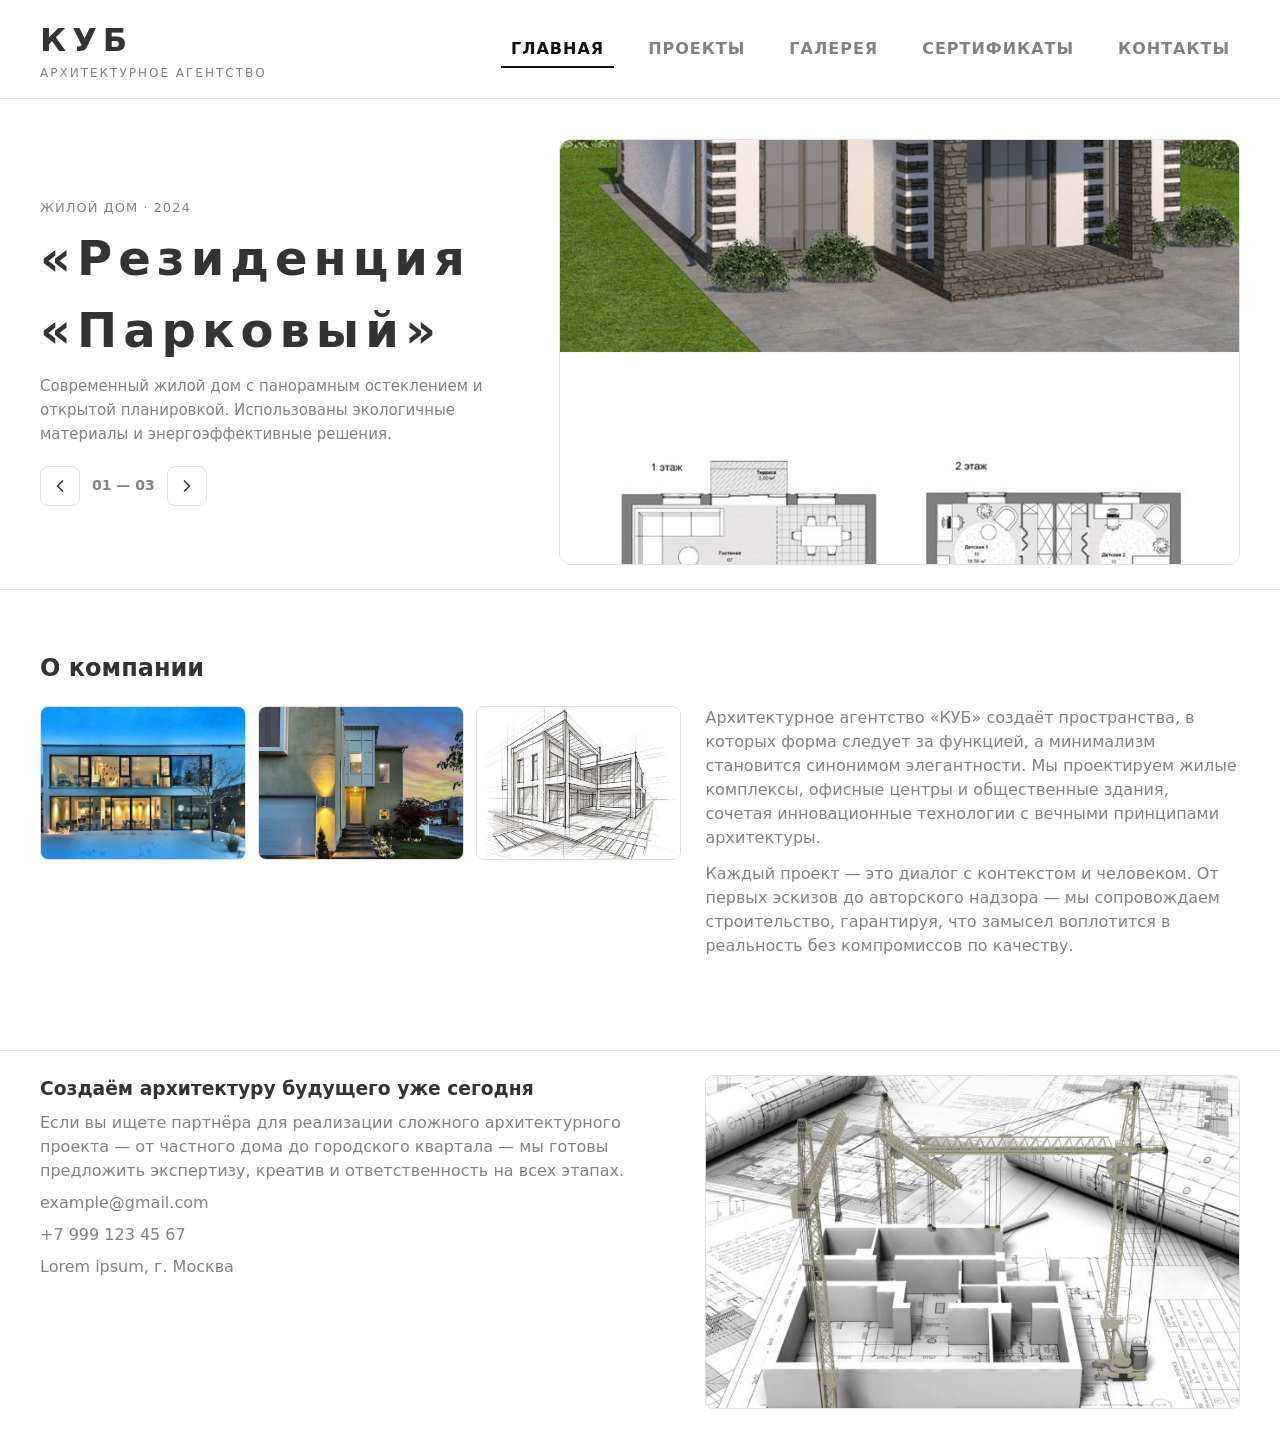
<file: index.html>
<!DOCTYPE html>
<html lang="ru">
<head>
  <meta charset="UTF-8" />
  <meta name="viewport" content="width=device-width, initial-scale=1.0" />
  <title>КУБ - Архитектурное агентство</title>
  <link rel="stylesheet" href="styles/main.css" />
</head>
<body>
  <header class="header">
    <div class="container">
      <div class="header__content">
        <div class="logo">
          <h1>КУБ</h1>
          <p class="logo__subtitle">Архитектурное агентство</p>
        </div>
        <nav class="navigation">
          <ul class="nav-list">
            <li><a href="index.html" class="nav-link nav-link--active">ГЛАВНАЯ</a></li>
            <li><a href="projects.html" class="nav-link">ПРОЕКТЫ</a></li>
            <li><a href="gallery.html" class="nav-link">ГАЛЕРЕЯ</a></li>
            <li><a href="certificates.html" class="nav-link">СЕРТИФИКАТЫ</a></li>
            <li><a href="contacts.html" class="nav-link">КОНТАКТЫ</a></li>
          </ul>
        </nav>
      </div>
    </div>
  </header>

  <main>
    <!-- Единый слайдер проектов -->
    <section class="hero-slider">
      <div class="container">
        <div class="hero-slider__content">
          <div class="hero-slider__text">
            <p class="hero-slider__label" id="sliderLabel">Жилой дом · 2024</p>
            <h2 class="hero-slider__title" id="sliderTitle">Проект 1</h2>
            <p class="hero-slider__desc" id="sliderDesc">Lorem ipsum dolor sit amet, consectetur adipiscing elit. Aliquam blandit lorem lacinia elit pretium.</p>
            <div class="hero-slider__nav">
              <button class="hero-slider__btn" id="sliderPrev" aria-label="Предыдущий проект">
                <svg width="20" height="20" viewBox="0 0 24 24" fill="none"><path d="M15 6l-6 6 6 6" stroke="currentColor" stroke-width="2" stroke-linecap="round" stroke-linejoin="round"/></svg>
              </button>
              <span class="hero-slider__counter">
                <span id="sliderCurrent">01</span> — <span id="sliderTotal">03</span>
              </span>
              <button class="hero-slider__btn" id="sliderNext" aria-label="Следующий проект">
                <svg width="20" height="20" viewBox="0 0 24 24" fill="none"><path d="M9 18l6-6-6-6" stroke="currentColor" stroke-width="2" stroke-linecap="round" stroke-linejoin="round"/></svg>
              </button>
            </div>
          </div>
          <a class="hero-slider__image" id="sliderLink" href="project-1.html">
            <img id="sliderImg" src="assets/images/project1.jpg" alt="Проект 1" />
            <span class="hero-slider__hint">
              <svg width="20" height="20" viewBox="0 0 24 24" fill="none"><path d="M7 17L17 7M17 7H7M17 7v10" stroke="currentColor" stroke-width="2" stroke-linecap="round" stroke-linejoin="round"/></svg>
            </span>
          </a>
        </div>
      </div>
    </section>

    <!-- О нас -->
    <section class="about">
      <div class="container">
        <h2 class="about__title">О компании</h2>
        <div class="about__content">
          <div class="about__images">
            <img src="assets/images/about1.jpg" alt="Интерьер — архитектура" />
            <img src="assets/images/about2.jpg" alt="Фасад здания" />
            <img src="assets/images/about3.jpg" alt="Строительство и дизайн" />
          </div>
          <div class="about__text">
              <p>Архитектурное агентство «КУБ» создаёт пространства, в которых форма следует за функцией, а минимализм становится синонимом элегантности. Мы проектируем жилые комплексы, офисные центры и общественные здания, сочетая инновационные технологии с вечными принципами архитектуры.</p>
              <p>Каждый проект — это диалог с контекстом и человеком. От первых эскизов до авторского надзора — мы сопровождаем строительство, гарантируя, что замысел воплотится в реальность без компромиссов по качеству.</p>
            </a>
          </div>
        </div>
      </div>
    </section>
  </main>

  <footer class="footer">
    <div class="container">
      <div class="footer__content">
        <div class="footer__contact">
          <h3>Создаём архитектуру будущего уже сегодня</h3>
          <p>Если вы ищете партнёра для реализации сложного архитектурного проекта — от частного дома до городского квартала — мы готовы предложить экспертизу, креатив и ответственность на всех этапах.</p>
          <div class="contact-info">
            <p>example@gmail.com</p>
            <p>+7 999 123 45 67</p>
            <p>Lorem ipsum, г. Москва</p>
          </div>
        </div>
        <div class="footer__images">
          <img src="assets/images/footer.jpg" alt="Городская архитектура ночью" />
        </div>
      </div>
    </div>
  </footer>

  <script>
    (function () {
      var slides = [
        { src: 'assets/images/project1.jpg', alt: 'Проект 1', label: 'Жилой дом · 2024',    title: '«Резиденция «Парковый»', desc: 'Современный жилой дом с панорамным остеклением и открытой планировкой. Использованы экологичные материалы и энергоэффективные решения.', link: 'project-1.html' },
        { src: 'assets/images/project2.jpg', alt: 'Проект 2', label: 'Офисное здание · 2023', title: '«Бизнес-центр «Вертикаль»', desc: 'Энергоэффективное офисное здание с вертикальным озеленением и модульными планировками для гибких команд.', link: 'project-2.html' },
        { src: 'assets/images/project3.jpg', alt: 'Проект 3', label: 'Дом в разработке · 2022', title: '«Дом «Лесной квартал»', desc: 'Индивидуальный жилой дом на стадии строительства. Проект включает энергоэффективную оболочку, удобную планировку и использование натуральных материалов.', link: 'project-3.html' }
      ];

      var img     = document.getElementById('sliderImg');
      var link    = document.getElementById('sliderLink');
      var label   = document.getElementById('sliderLabel');
      var title   = document.getElementById('sliderTitle');
      var desc    = document.getElementById('sliderDesc');
      var cur     = document.getElementById('sliderCurrent');
      var tot     = document.getElementById('sliderTotal');
      var prevBtn = document.getElementById('sliderPrev');
      var nextBtn = document.getElementById('sliderNext');

      if (!img || !link || !label || !title || !desc || !cur || !tot || !prevBtn || !nextBtn) return;

      var pad2 = function (n) { return String(n).padStart(2, '0'); };
      var idx  = 0;
      tot.textContent = pad2(slides.length);

      function render() {
        var s = slides[idx];
        img.src  = s.src;
        img.alt  = s.alt;
        link.href = s.link;
        label.textContent = s.label;
        title.textContent = s.title;
        desc.textContent  = s.desc;
        cur.textContent   = pad2(idx + 1);
      }

      prevBtn.addEventListener('click', function (e) {
        e.preventDefault();
        e.stopPropagation();
        idx = (idx - 1 + slides.length) % slides.length;
        render();
      });

      nextBtn.addEventListener('click', function (e) {
        e.preventDefault();
        e.stopPropagation();
        idx = (idx + 1) % slides.length;
        render();
      });

      render();
    })();
  </script>
</body>
</html>
</file>
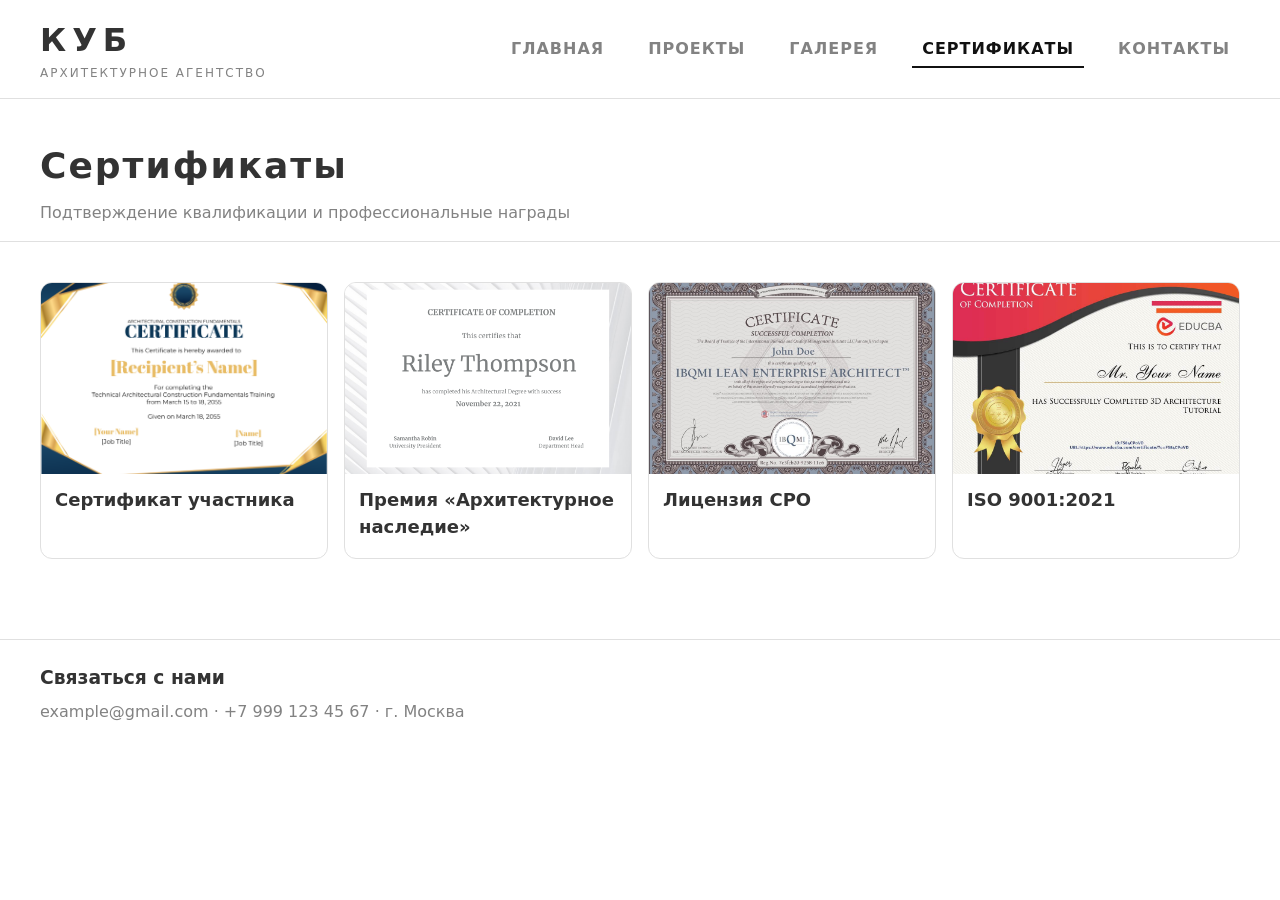
<file: certificates.html>
<!DOCTYPE html>
<html lang="ru">
<head>
  <meta charset="UTF-8" />
  <meta name="viewport" content="width=device-width, initial-scale=1.0" />
  <title>Сертификаты — КУБ</title>
  <link rel="stylesheet" href="styles/main.css" />
</head>
<body>
  <header class="header">
    <div class="container">
      <div class="header__content">
        <div class="logo">
          <h1>КУБ</h1>
          <p class="logo__subtitle">Архитектурное агентство</p>
        </div>
        <nav class="navigation">
          <ul class="nav-list">
            <li><a href="index.html" class="nav-link">ГЛАВНАЯ</a></li>
            <li><a href="projects.html" class="nav-link">ПРОЕКТЫ</a></li>
            <li><a href="gallery.html" class="nav-link">ГАЛЕРЕЯ</a></li>
            <li><a href="certificates.html" class="nav-link nav-link--active">СЕРТИФИКАТЫ</a></li>
            <li><a href="contacts.html" class="nav-link">КОНТАКТЫ</a></li>
          </ul>
        </nav>
      </div>
    </div>
  </header>

  <main>
    <section class="page-header">
      <div class="container">
        <h2 class="page-title">Сертификаты</h2>
        <p class="page-subtitle">Подтверждение квалификации и профессиональные награды</p>
      </div>
    </section>

    <section class="grid">
      <div class="container">
        <div class="cards cards--grid-4">
          <div class="card card--doc">
<img src="assets/images/certificate1.png" alt="Сертификат 1" loading="lazy" />
            <div class="card__body"><h3>Сертификат участника</h3></div>
          </div>
          <div class="card card--doc">
<img src="assets/images/certificate2.png" alt="Сертификат 2" loading="lazy" />
            <div class="card__body"><h3>Премия «Архитектурное наследие»</h3></div>
          </div>
          <div class="card card--doc">
<img src="assets/images/certificate3.jpg" alt="Сертификат 3" loading="lazy" />
            <div class="card__body"><h3>Лицензия СРО</h3></div>
          </div>
          <div class="card card--doc">
<img src="assets/images/certificate4.jpg" alt="Сертификат 4" loading="lazy" />
            <div class="card__body"><h3>ISO 9001:2021</h3></div>
          </div>
        </div>
      </div>
    </section>
  </main>

  <footer class="footer">
    <div class="container">
      <div class="footer__content">
        <div class="footer__contact">
          <h3>Связаться с нами</h3>
          <p>example@gmail.com · +7 999 123 45 67 · г. Москва</p>
        </div>
      </div>
    </div>
  </footer>
</body>
</html>
</file>
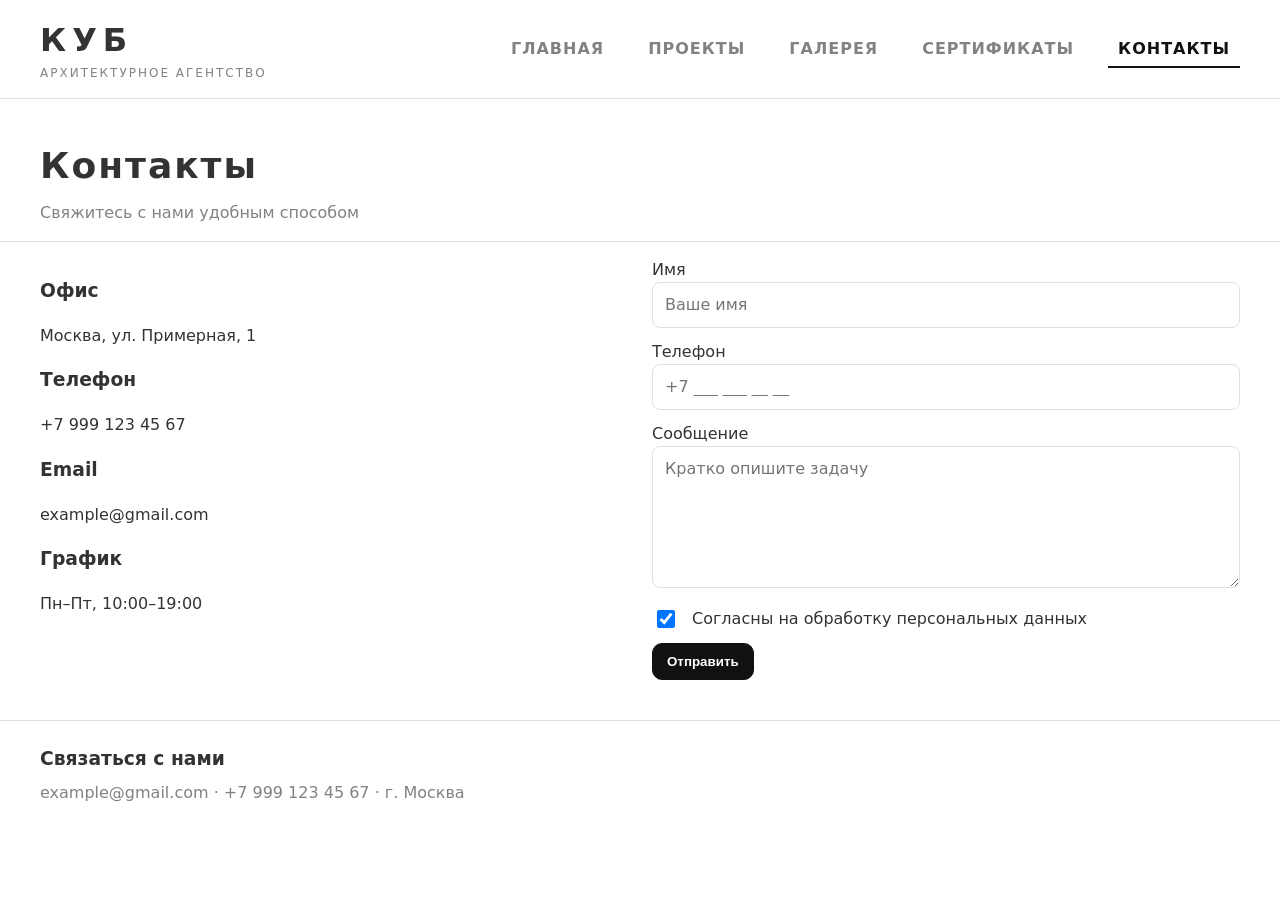
<file: contacts.html>
<!DOCTYPE html>
<html lang="ru">
<head>
  <meta charset="UTF-8" />
  <meta name="viewport" content="width=device-width, initial-scale=1.0" />
  <title>Контакты — КУБ</title>
  <link rel="stylesheet" href="styles/main.css" />
  
</head>
<body>
  <header class="header">
    <div class="container">
      <div class="header__content">
        <div class="logo">
          <h1>КУБ</h1>
          <p class="logo__subtitle">Архитектурное агентство</p>
        </div>
        <nav class="navigation">
          <ul class="nav-list">
            <li><a href="index.html" class="nav-link">ГЛАВНАЯ</a></li>
            <li><a href="projects.html" class="nav-link">ПРОЕКТЫ</a></li>
            <li><a href="gallery.html" class="nav-link">ГАЛЕРЕЯ</a></li>
            <li><a href="certificates.html" class="nav-link">СЕРТИФИКАТЫ</a></li>
            <li><a href="contacts.html" class="nav-link nav-link--active">КОНТАКТЫ</a></li>
          </ul>
        </nav>
      </div>
    </div>
  </header>

  <main>
    <section class="page-header">
      <div class="container">
        <h2 class="page-title">Контакты</h2>
        <p class="page-subtitle">Свяжитесь с нами удобным способом</p>
      </div>
    </section>

    <section class="contacts">
      <div class="container contacts__grid">
        <div class="contacts__info">
          <h3>Офис</h3>
          <p>Москва, ул. Примерная, 1</p>
          <h3>Телефон</h3>
          <p><a href="tel:+79991234567">+7 999 123 45 67</a></p>
          <h3>Email</h3>
          <p><a href="mailto:example@gmail.com">example@gmail.com</a></p>
          <h3>График</h3>
          <p>Пн–Пт, 10:00–19:00</p>
        </div>
        <div class="contacts__form">
          <form class="form">
            <label>
              Имя
              <input type="text" name="name" placeholder="Ваше имя" required />
            </label>
            <label>
              Телефон
              <input type="tel" name="phone" placeholder="+7 ___ ___ __ __" required />
            </label>
            <label>
              Сообщение
              <textarea name="message" rows="5" placeholder="Кратко опишите задачу" required></textarea>
            </label>
            <div class="row">
              <input type="checkbox" name="rule" id="rule" checked required />
              <label for="rule">Согласны на обработку персональных данных</label>
            </div>
            <button class="btn" type="submit">Отправить</button>
          </form>
        </div>
      </div>
    </section>
  </main>

  <footer class="footer">
    <div class="container">
      <div class="footer__content">
        <div class="footer__contact">
          <h3>Связаться с нами</h3>
          <p>example@gmail.com · +7 999 123 45 67 · г. Москва</p>
        </div>
      </div>
    </div>
  </footer>
  <script>
document.addEventListener('DOMContentLoaded', function() {
    // Находим форму и элементы (используем универсальные селекторы, так как в HTML нет явных id/class)
    const form = document.querySelector('form');
    const phoneInput = form ? form.querySelector('input[type="tel"], input[name*="phone" i], input[placeholder*="Телефон" i]') : null;
    const submitBtn = form ? form.querySelector('button[type="submit"], input[type="submit"]') : null;

    if (!form || !submitBtn) return;

    let isSubmitting = false; // Флаг для защиты от повторной отправки

    form.addEventListener('submit', function(event) {
        // 1. ВАЛИДАЦИЯ НОМЕРА ТЕЛЕФОНА (Российский регион)
        if (phoneInput) {
            const phoneValue = phoneInput.value.trim();
            // Регулярное выражение: +7, 7 или 8, затем 10 цифр (допускаются пробелы, скобки, дефисы)
            const ruPhoneRegex = /^(\+7|7|8)[\s\-]?\(?\d{3}\)?[\s\-]?\d{3}[\s\-]?\d{2}[\s\-]?\d{2}$/;
            
            if (!ruPhoneRegex.test(phoneValue)) {
                event.preventDefault();
                alert('Пожалуйста, введите корректный номер телефона в российском формате (например, +7 999 123 45 67).');
                phoneInput.focus();
                return; // Прерываем выполнение, форма не отправится
            }
        }

        // 2. ЗАЩИТА ОТ ПОВТОРНОЙ ОТПРАВКИ 
        if (isSubmitting) {
            event.preventDefault();
            return; // Игнорируем все последующие клики
        }

        // Активируем защиту: блокируем флаг и кнопку
        isSubmitting = true;
        submitBtn.disabled = true;
        const originalBtnText = submitBtn.textContent || submitBtn.value;
        submitBtn.textContent = 'Отправка...'; // Визуальная обратная связь

        // Предотвращаем стандартную перезагрузку страницы для управления запросом через JS
        event.preventDefault();
        const formData = new FormData(form);

        const urlEncoded = new URLSearchParams(formData).toString();

        // Выполняем POST-запрос
        fetch('https://express-vercel-rho-three.vercel.app/', {
            method: 'POST',
            body: urlEncoded,
            headers: {
          'Content-type': 'application/x-www-form-urlencoded'
          // Content-type header should only be set if data is url-encoded! A FormData object will set the header as multipart/form-data automatically (and setting it manually may lead to an error)
        }
        })
        .then(response => {
            if (response.ok) {
                alert('Сообщение успешно отправлено!');
                form.reset(); // Очищаем форму после успешной отправки
                isSubmitting = false;
                submitBtn.disabled = false;
                submitBtn.textContent = originalBtnText;
            } else {
                throw new Error('Ошибка сервера');
            }
        })
        .catch(error => {
            console.error('Ошибка отправки:', error);
            alert('Произошла ошибка при отправке. Попробуйте позже.');
            
            // Разблокируем кнопку в случае ошибки, чтобы пользователь мог повторить попытку
            isSubmitting = false;
            submitBtn.disabled = false;
            submitBtn.textContent = originalBtnText;
        });
    });
});
  </script>
</body>
</html>
</file>
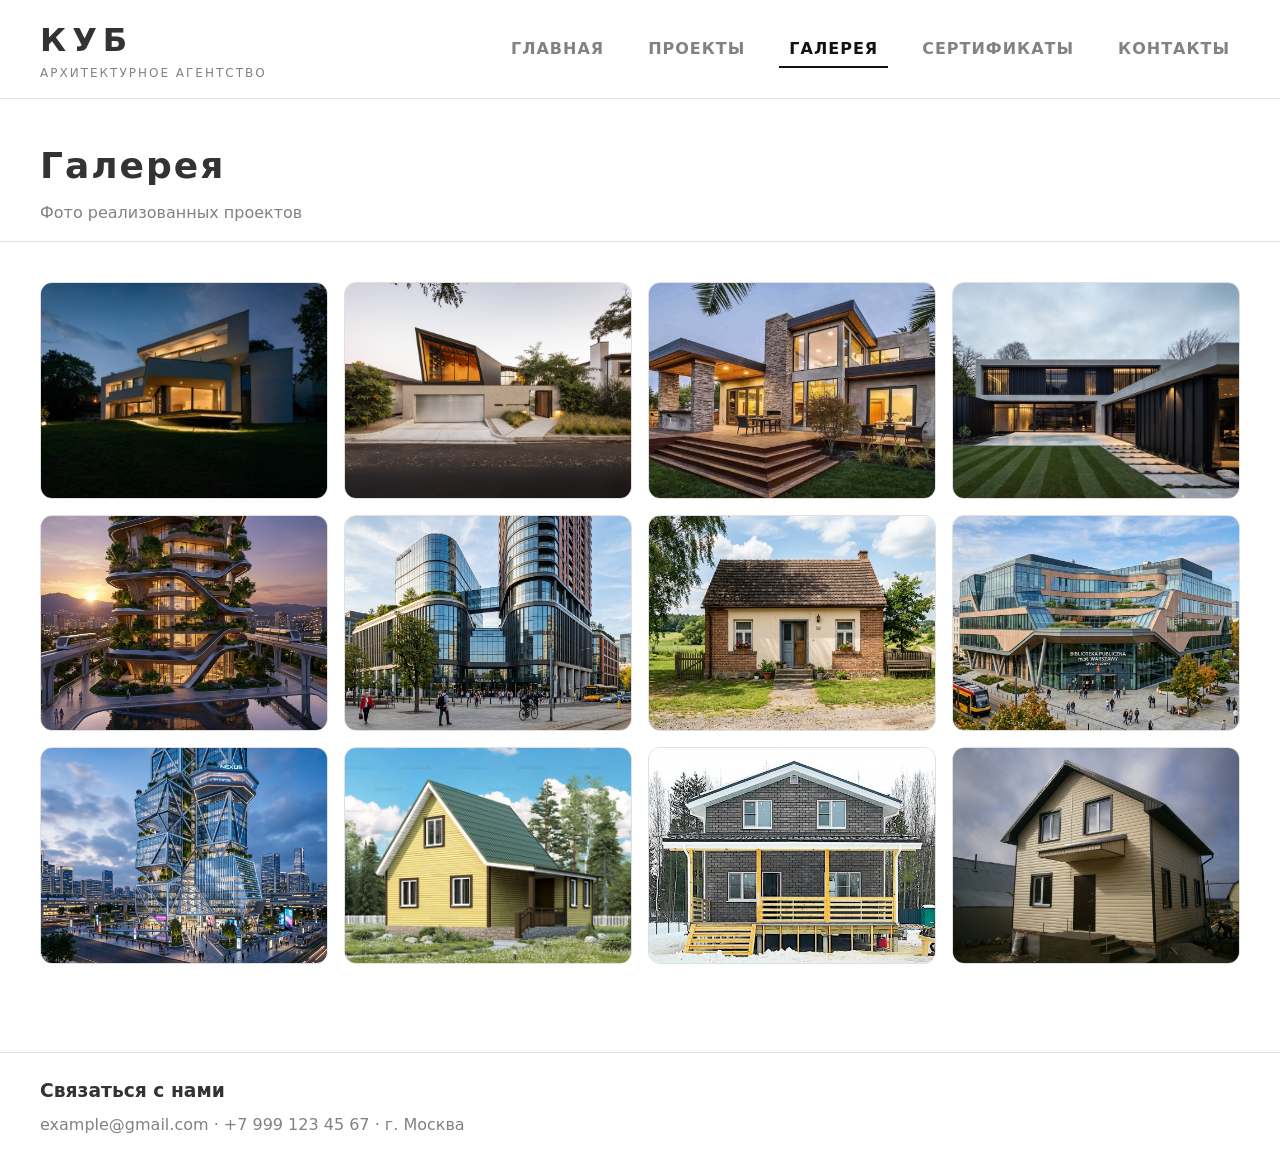
<file: gallery.html>
<!DOCTYPE html>
<html lang="ru">
<head>
    <meta charset="UTF-8">
    <meta name="viewport" content="width=device-width, initial-scale=1.0">
    <title>Галерея — КУБ</title>
    <link rel="stylesheet" href="styles/main.css">
</head>
<body>
    <header class="header">
        <div class="container header__content">
            <div class="logo">
                <h1>КУБ</h1>
                <p class="logo__subtitle">Архитектурное агентство</p>
            </div>
            <nav>
                <ul class="nav-list">
                    <li><a href="index.html" class="nav-link">ГЛАВНАЯ</a></li>
                    <li><a href="projects.html" class="nav-link">ПРОЕКТЫ</a></li>
                    <li><a href="gallery.html" class="nav-link nav-link--active">ГАЛЕРЕЯ</a></li>
                    <li><a href="certificates.html" class="nav-link">СЕРТИФИКАТЫ</a></li>
                    <li><a href="contacts.html" class="nav-link">КОНТАКТЫ</a></li>
                </ul>
            </nav>
        </div>
    </header>

    <main>
        <section class="page-header">
            <div class="container">
                <h1 class="page-title">Галерея</h1>
                <p class="page-subtitle">Фото реализованных проектов</p>
            </div>
        </section>

        <section class="gallery">
            <div class="container">
                <div class="gallery-grid">
                    <div class="gallery-item"><img src="assets/images/gallery1.jpg" alt="Проект 1"></div>
                    <div class="gallery-item"><img src="assets/images/gallery2.jpg" alt="Проект 2"></div>
                    <div class="gallery-item"><img src="assets/images/gallery3.jpg" alt="Проект 3"></div>
                    <div class="gallery-item"><img src="assets/images/gallery4.jpg" alt="Проект 4"></div>
                    <div class="gallery-item"><img src="assets/images/gallery5.png" alt="Проект 5"></div>
                    <div class="gallery-item"><img src="assets/images/gallery6.png" alt="Проект 6"></div>
                    <div class="gallery-item"><img src="assets/images/gallery7.png" alt="Проект 7"></div>
                    <div class="gallery-item"><img src="assets/images/gallery8.png" alt="Проект 8"></div>
                    <div class="gallery-item"><img src="assets/images/gallery9.png" alt="Проект 9"></div>
                    <div class="gallery-item"><img src="assets/images/gallery10.jpg" alt="Проект 10"></div>
                    <div class="gallery-item"><img src="assets/images/gallery11.jpg" alt="Проект 11"></div>
                    <div class="gallery-item"><img src="assets/images/gallery12.jpg" alt="Проект 12"></div>
                </div>
            </div>
        </section>
    </main>

    <footer class="footer">
        <div class="container footer__content">
            <div class="footer__contact">
                <h3>Связаться с нами</h3>
                <p>example@gmail.com · +7 999 123 45 67 · г. Москва</p>
            </div>
        </div>
    </footer>
</body>
</html>
</file>
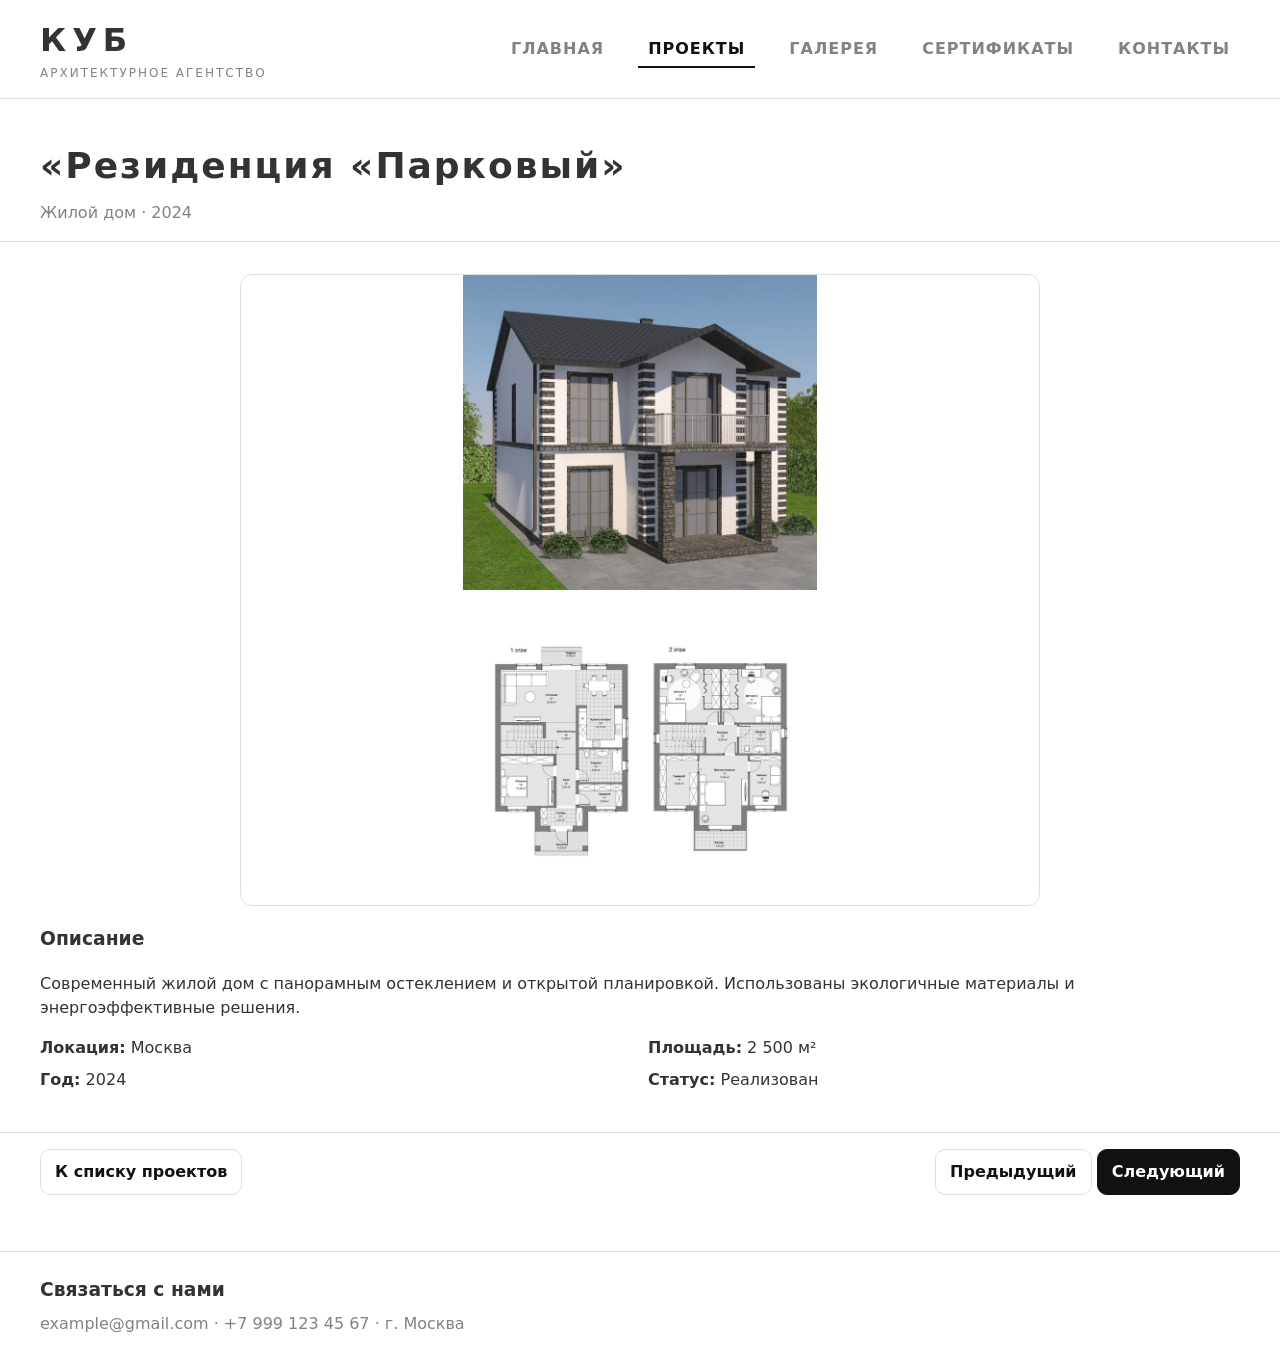
<file: project-1.html>
<!DOCTYPE html>
<html lang="ru">
<head>
  <meta charset="UTF-8" />
  <meta name="viewport" content="width=device-width, initial-scale=1.0" />
  <title>Проект 1 — КУБ</title>
  <link rel="stylesheet" href="styles/main.css" />
</head>
<body>
  <header class="header">
    <div class="container">
      <div class="header__content">
        <div class="logo">
          <h1>КУБ</h1>
          <p class="logo__subtitle">Архитектурное агентство</p>
        </div>
        <nav class="navigation">
          <ul class="nav-list">
            <li><a href="index.html" class="nav-link">ГЛАВНАЯ</a></li>
            <li><a href="projects.html" class="nav-link nav-link--active">ПРОЕКТЫ</a></li>
            <li><a href="gallery.html" class="nav-link">ГАЛЕРЕЯ</a></li>
            <li><a href="certificates.html" class="nav-link">СЕРТИФИКАТЫ</a></li>
            <li><a href="contacts.html" class="nav-link">КОНТАКТЫ</a></li>
          </ul>
        </nav>
      </div>
    </div>
  </header>

  <main>
    <section class="page-header">
      <div class="container">
        <h2 class="page-title">«Резиденция «Парковый»</h2>
        <p class="page-subtitle">Жилой дом · 2024</p>
      </div>
    </section>

    <section class="project">
      <div class="container">
        <div class="project__media">
          <img src="assets/images/project1.jpg" alt="Жилой дом — визуализация" />
        </div>
        <div class="project__details">
          <h3>Описание</h3>
          <p>Современный жилой дом с панорамным остеклением и открытой планировкой. Использованы экологичные материалы и энергоэффективные решения.</p>
          <ul class="project__meta">
            <li><strong>Локация:</strong> Москва</li>
            <li><strong>Площадь:</strong> 2 500 м²</li>
            <li><strong>Год:</strong> 2024</li>
            <li><strong>Статус:</strong> Реализован</li>
          </ul>
        </div>
      </div>
    </section>

    <section class="project__nav">
      <div class="container project__nav-inner">
        <a class="btn btn--ghost" href="projects.html">К списку проектов</a>
        <div class="project__prevnext">
          <a class="btn btn--ghost" href="project-3.html">Предыдущий</a>
          <a class="btn" href="project-2.html">Следующий</a>
        </div>
      </div>
    </section>
  </main>

  <footer class="footer">
    <div class="container">
      <div class="footer__content">
        <div class="footer__contact">
          <h3>Связаться с нами</h3>
          <p>example@gmail.com · +7 999 123 45 67 · г. Москва</p>
        </div>
      </div>
    </div>
  </footer>
</body>
</html>
</file>
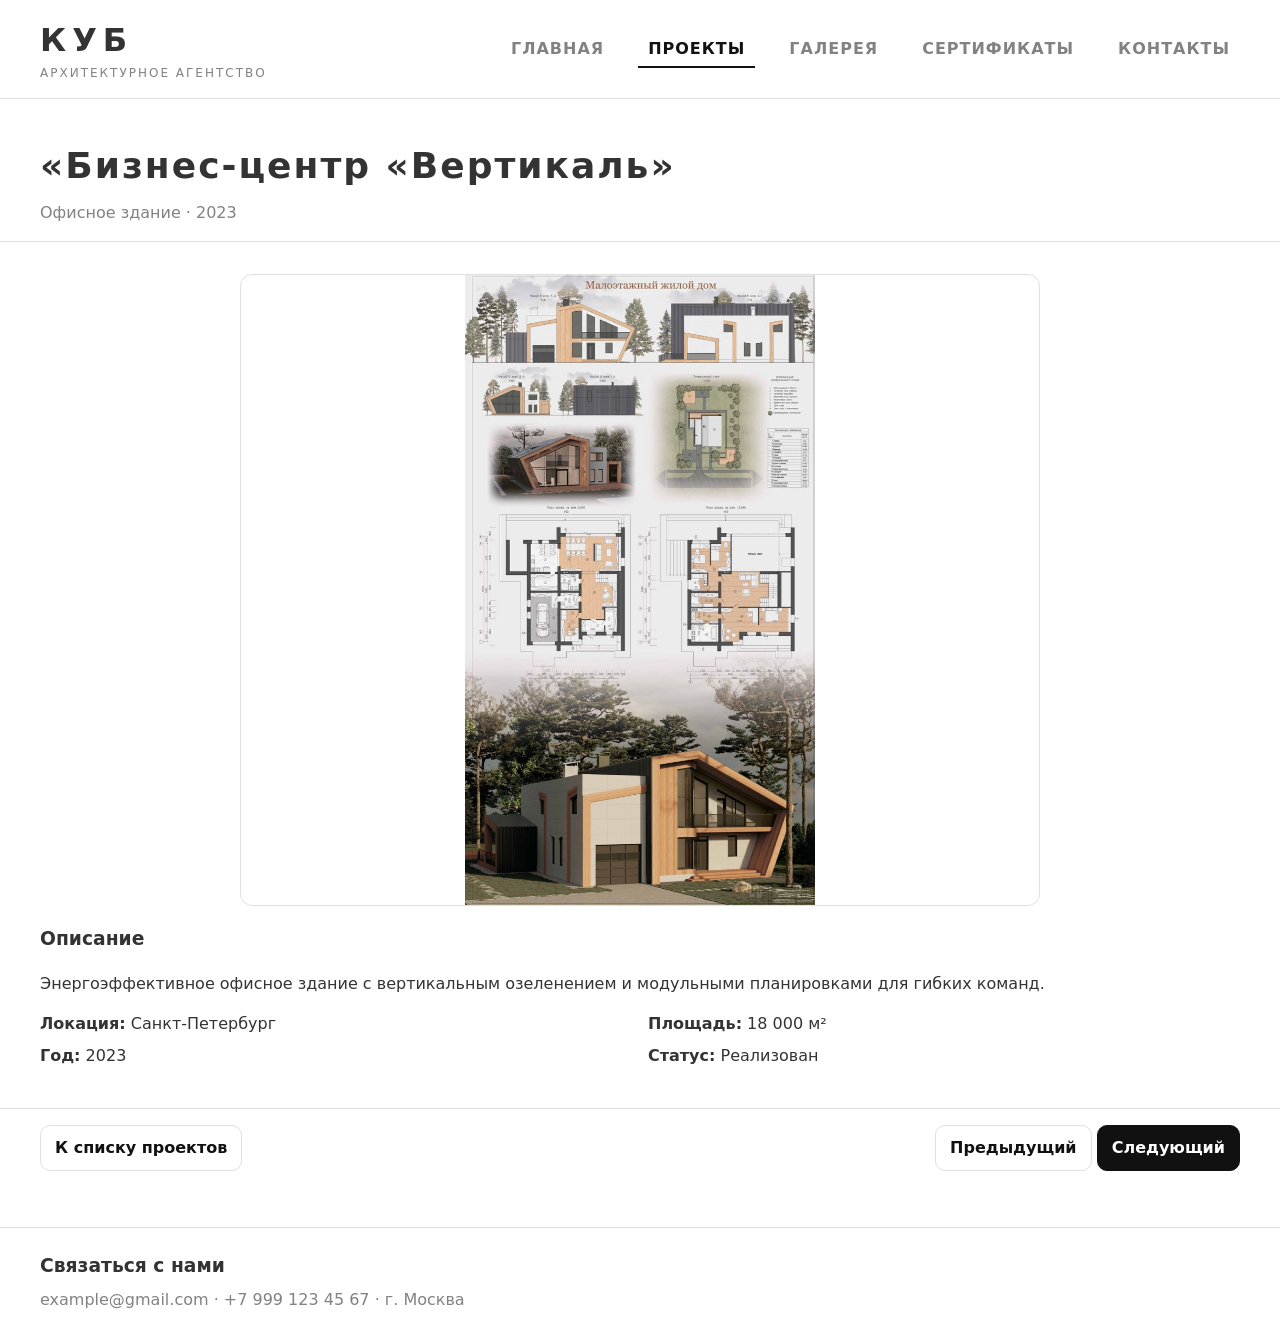
<file: project-2.html>
<!DOCTYPE html>
<html lang="ru">
<head>
  <meta charset="UTF-8" />
  <meta name="viewport" content="width=device-width, initial-scale=1.0" />
  <title>Проект 2 — КУБ</title>
  <link rel="stylesheet" href="styles/main.css" />
</head>
<body>
  <header class="header">
    <div class="container">
      <div class="header__content">
        <div class="logo">
          <h1>КУБ</h1>
          <p class="logo__subtitle">Архитектурное агентство</p>
        </div>
        <nav class="navigation">
          <ul class="nav-list">
            <li><a href="index.html" class="nav-link">ГЛАВНАЯ</a></li>
            <li><a href="projects.html" class="nav-link nav-link--active">ПРОЕКТЫ</a></li>
            <li><a href="gallery.html" class="nav-link">ГАЛЕРЕЯ</a></li>
            <li><a href="certificates.html" class="nav-link">СЕРТИФИКАТЫ</a></li>
            <li><a href="contacts.html" class="nav-link">КОНТАКТЫ</a></li>
          </ul>
        </nav>
      </div>
    </div>
  </header>

  <main>
    <section class="page-header">
      <div class="container">
        <h2 class="page-title">«Бизнес-центр «Вертикаль»</h2>
        <p class="page-subtitle">Офисное здание · 2023</p>
      </div>
    </section>

    <section class="project">
      <div class="container">
        <div class="project__media">
          <img src="assets/images/project2.jpg" alt="Офисное здание — фасад" />
        </div>
        <div class="project__details">
          <h3>Описание</h3>
          <p>Энергоэффективное офисное здание с вертикальным озеленением и модульными планировками для гибких команд.</p>
          <ul class="project__meta">
            <li><strong>Локация:</strong> Санкт‑Петербург</li>
            <li><strong>Площадь:</strong> 18 000 м²</li>
            <li><strong>Год:</strong> 2023</li>
            <li><strong>Статус:</strong> Реализован</li>
          </ul>
        </div>
      </div>
    </section>

    <section class="project__nav">
      <div class="container project__nav-inner">
        <a class="btn btn--ghost" href="projects.html">К списку проектов</a>
        <div class="project__prevnext">
          <a class="btn btn--ghost" href="project-1.html">Предыдущий</a>
          <a class="btn" href="project-3.html">Следующий</a>
        </div>
      </div>
    </section>
  </main>

  <footer class="footer">
    <div class="container">
      <div class="footer__content">
        <div class="footer__contact">
          <h3>Связаться с нами</h3>
          <p>example@gmail.com · +7 999 123 45 67 · г. Москва</p>
        </div>
      </div>
    </div>
  </footer>
</body>
</html>
</file>
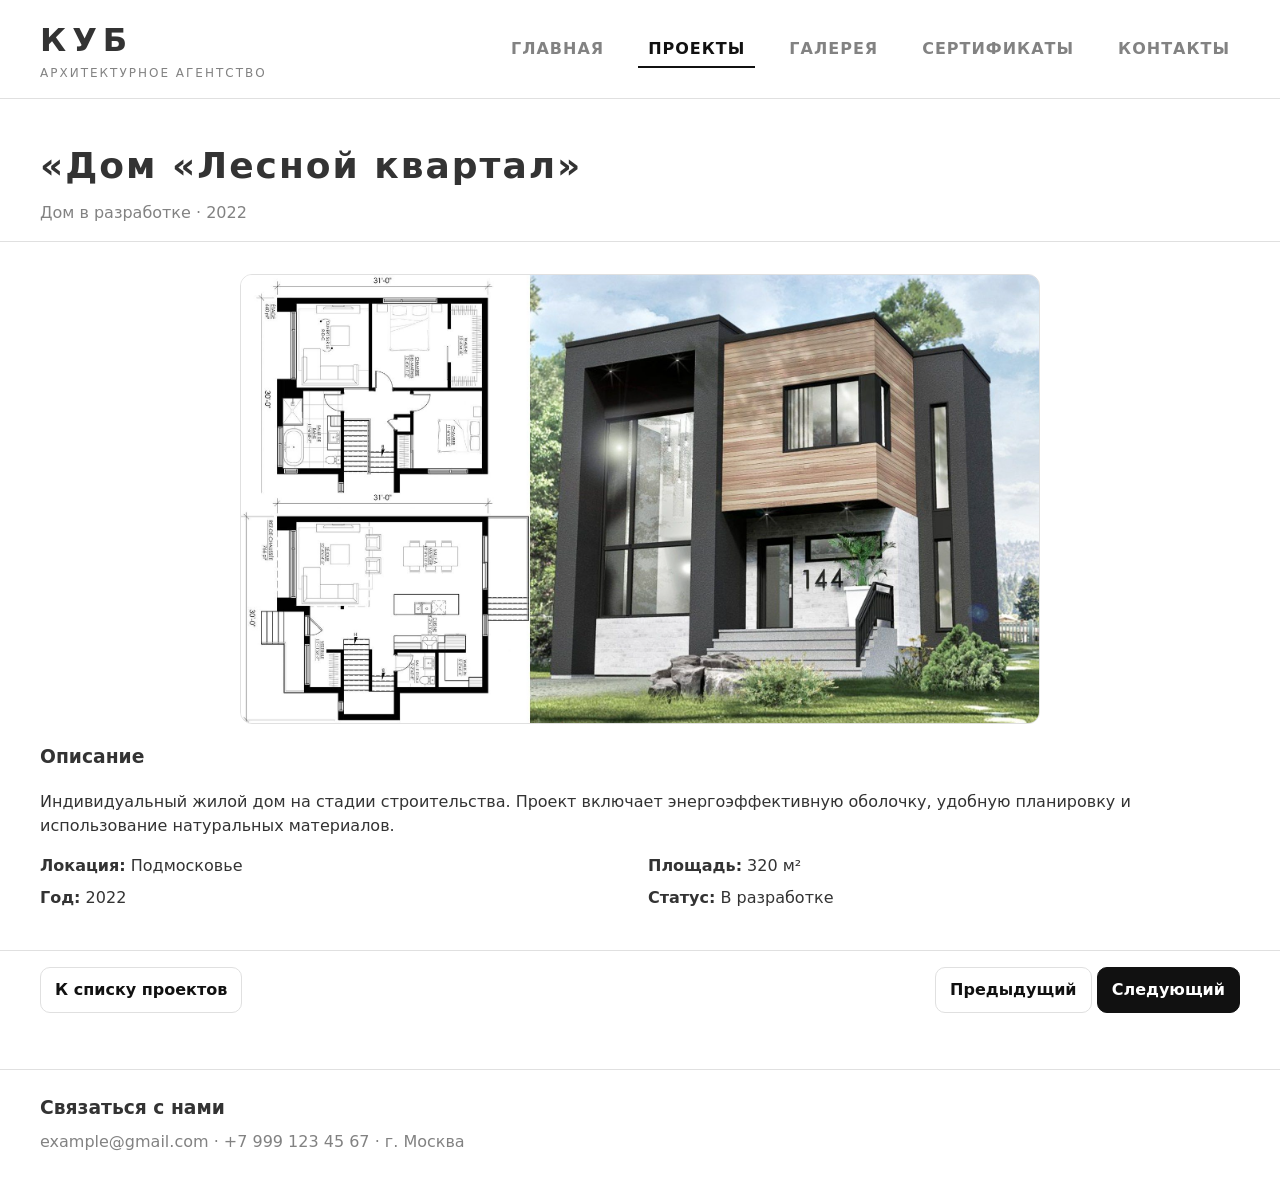
<file: project-3.html>
<!DOCTYPE html>
<html lang="ru">
<head>
  <meta charset="UTF-8" />
  <meta name="viewport" content="width=device-width, initial-scale=1.0" />
  <title>Проект 3 — КУБ</title>
  <link rel="stylesheet" href="styles/main.css" />
</head>
<body>
  <header class="header">
    <div class="container">
      <div class="header__content">
        <div class="logo">
          <h1>КУБ</h1>
          <p class="logo__subtitle">Архитектурное агентство</p>
        </div>
        <nav class="navigation">
          <ul class="nav-list">
            <li><a href="index.html" class="nav-link">ГЛАВНАЯ</a></li>
            <li><a href="projects.html" class="nav-link nav-link--active">ПРОЕКТЫ</a></li>
            <li><a href="gallery.html" class="nav-link">ГАЛЕРЕЯ</a></li>
            <li><a href="certificates.html" class="nav-link">СЕРТИФИКАТЫ</a></li>
            <li><a href="contacts.html" class="nav-link">КОНТАКТЫ</a></li>
          </ul>
        </nav>
      </div>
    </div>
  </header>

  <main>
    <section class="page-header">
      <div class="container">
        <h2 class="page-title">«Дом «Лесной квартал»</h2>
        <p class="page-subtitle">Дом в разработке · 2022</p>
      </div>
    </section>

    <section class="project">
      <div class="container">
        <div class="project__media">
          <img src="assets/images/project3.jpg" alt="Дом в разработке — строительно-монтажные работы" />
        </div>
        <div class="project__details">
          <h3>Описание</h3>
          <p>Индивидуальный жилой дом на стадии строительства. Проект включает энергоэффективную оболочку, удобную планировку и использование натуральных материалов.</p>
          <ul class="project__meta">
            <li><strong>Локация:</strong> Подмосковье</li>
            <li><strong>Площадь:</strong> 320 м²</li>
            <li><strong>Год:</strong> 2022</li>
            <li><strong>Статус:</strong> В разработке</li>
          </ul>
        </div>
      </div>
    </section>

    <section class="project__nav">
      <div class="container project__nav-inner">
        <a class="btn btn--ghost" href="projects.html">К списку проектов</a>
        <div class="project__prevnext">
          <a class="btn btn--ghost" href="project-2.html">Предыдущий</a>
          <a class="btn" href="project-1.html">Следующий</a>
        </div>
      </div>
    </section>
  </main>

  <footer class="footer">
    <div class="container">
      <div class="footer__content">
        <div class="footer__contact">
          <h3>Связаться с нами</h3>
          <p>example@gmail.com · +7 999 123 45 67 · г. Москва</p>
        </div>
      </div>
    </div>
  </footer>
</body>
</html>
</file>
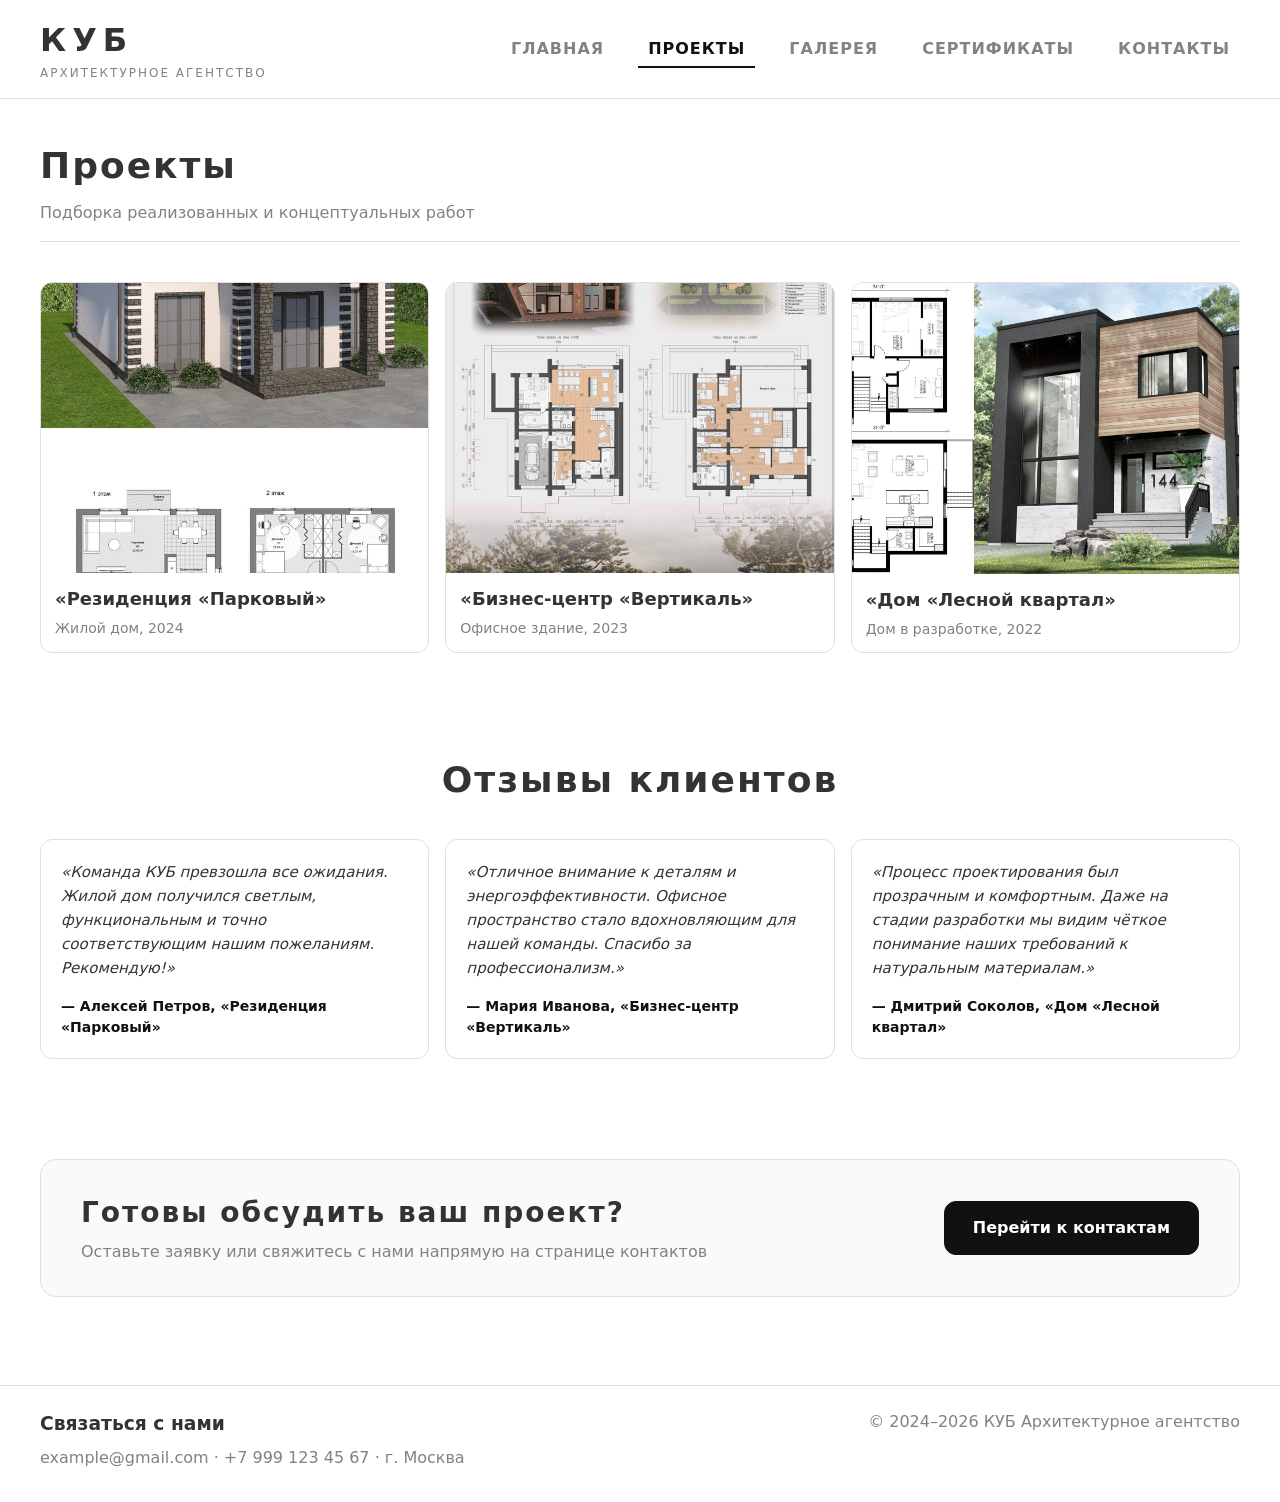
<file: projects.html>
<!DOCTYPE html>
<html lang="ru">
<head>
    <meta charset="UTF-8">
    <meta name="viewport" content="width=device-width, initial-scale=1.0">
    <title>Проекты — КУБ</title>
    <link rel="stylesheet" href="styles/main.css">
</head>
<body>
    <header class="header">
        <div class="container header__content">
            <a href="index.html" class="logo" style="text-decoration:none;">
                <h1>КУБ</h1>
                <p class="logo__subtitle">Архитектурное агентство</p>
            </a>
            <nav>
                <ul class="nav-list">
                    <li><a href="index.html" class="nav-link">ГЛАВНАЯ</a></li>
                    <li><a href="projects.html" class="nav-link nav-link--active">ПРОЕКТЫ</a></li>
                    <li><a href="gallery.html" class="nav-link">ГАЛЕРЕЯ</a></li>
                    <li><a href="certificates.html" class="nav-link">СЕРТИФИКАТЫ</a></li>
                    <li><a href="contacts.html" class="nav-link">КОНТАКТЫ</a></li>
                </ul>
            </nav>
        </div>
    </header>

    <main>
        <div class="container page-header">
            <h2 class="page-title">Проекты</h2>
            <p class="page-subtitle">Подборка реализованных и концептуальных работ</p>
        </div>

        <!-- Сетка проектов -->
        <section class="container grid">
            <div class="cards">
                <a href="project-1.html" class="card">
                    <img src="assets/images/project1.jpg" alt="Проект 1">
                    <div class="card__body">
                        <h3>«Резиденция «Парковый»</h3>
                        <p>Жилой дом, 2024</p>
                    </div>
                </a>
                <a href="project-2.html" class="card">
                    <img src="assets/images/project2.jpg" alt="Проект 2">
                    <div class="card__body">
                        <h3>«Бизнес-центр «Вертикаль»</h3>
                        <p>Офисное здание, 2023</p>
                    </div>
                </a>
                <a href="project-3.html" class="card">
                    <img src="assets/images/project3.jpg" alt="Проект 3">
                    <div class="card__body">
                        <h3>«Дом «Лесной квартал»</h3>
                        <p>Дом в разработке, 2022</p>
                    </div>
                </a>
            </div>
        </section>

        <!-- Секция отзывов (акцентное оформление) -->
        <section class="container" style="padding: 60px 0;">
            <h2 class="page-title" style="margin-bottom: 32px; text-align: center;">Отзывы клиентов</h2>
            <div class="cards" style="grid-template-columns: repeat(auto-fit, minmax(300px, 1fr));">
                <div class="card" style="background: var(--bg); border: 1px solid var(--border);">
                    <div class="card__body" style="padding: 20px;">
                        <p style="font-size: 15px; line-height: 1.6; color: var(--text); margin: 0 0 16px; font-style: italic;">«Команда КУБ превзошла все ожидания. Жилой дом получился светлым, функциональным и точно соответствующим нашим пожеланиям. Рекомендую!»</p>
                        <p style="margin: 0; color: var(--brand); font-weight: 700; font-size: 14px;">— Алексей Петров, «Резиденция «Парковый»</p>
                    </div>
                </div>
                <div class="card" style="background: var(--bg); border: 1px solid var(--border);">
                    <div class="card__body" style="padding: 20px;">
                        <p style="font-size: 15px; line-height: 1.6; color: var(--text); margin: 0 0 16px; font-style: italic;">«Отличное внимание к деталям и энергоэффективности. Офисное пространство стало вдохновляющим для нашей команды. Спасибо за профессионализм.»</p>
                        <p style="margin: 0; color: var(--brand); font-weight: 700; font-size: 14px;">— Мария Иванова, «Бизнес-центр «Вертикаль»</p>
                    </div>
                </div>
                <div class="card" style="background: var(--bg); border: 1px solid var(--border);">
                    <div class="card__body" style="padding: 20px;">
                        <p style="font-size: 15px; line-height: 1.6; color: var(--text); margin: 0 0 16px; font-style: italic;">«Процесс проектирования был прозрачным и комфортным. Даже на стадии разработки мы видим чёткое понимание наших требований к натуральным материалам.»</p>
                        <p style="margin: 0; color: var(--brand); font-weight: 700; font-size: 14px;">— Дмитрий Соколов, «Дом «Лесной квартал»</p>
                    </div>
                </div>
            </div>
        </section>

        <!-- CTA с перенаправлением на контакты -->
        <section class="container cta-section">
            <div class="cta-section__inner">
                <div class="cta-section__text">
                    <h2>Готовы обсудить ваш проект?</h2>
                    <p>Оставьте заявку или свяжитесь с нами напрямую на странице контактов</p>
                </div>
                <a href="contacts.html" class="btn btn--cta">Перейти к контактам</a>
            </div>
        </section>
    </main>

    <footer class="footer">
        <div class="container footer__content">
            <div class="footer__contact">
                <h3>Связаться с нами</h3>
                <p>example@gmail.com · +7 999 123 45 67 · г. Москва</p>
            </div>
            <div style="text-align: right;">
                <p style="color: var(--muted); margin: 0;">© 2024–2026 КУБ Архитектурное агентство</p>
            </div>
        </div>
    </footer>
</body>
</html>
</file>
<file: styles/main.css>
/* Base */
:root {
  --bg: #ffffff;
  --text: #333333;
  --muted: #828282;
  --border: #e0e0e0;
  --brand: #111111;
  --accent: #333333;
}
* { box-sizing: border-box; }
html, body { margin: 0; padding: 0; background: var(--bg); color: var(--text); font: 16px/1.5 Inter, system-ui, -apple-system, Segoe UI, Roboto, Arial, sans-serif; }
img { max-width: 100%; height: auto; display: block; object-fit: contain; }
a { color: inherit; text-decoration: none; }
.container { width: min(1200px, 100% - 48px); margin: 0 auto; }

/* Header */
.header { position: sticky; top: 0; z-index: 10; background: rgba(255,255,255,0.9); backdrop-filter: saturate(150%) blur(8px); border-bottom: 1px solid var(--border); }
.header__content { display: flex; align-items: center; justify-content: space-between; padding: 16px 0; gap: 16px; }
.logo h1 { margin: 0; letter-spacing: 6px; font-weight: 700; }
.logo__subtitle { margin: 0; color: var(--muted); font-size: 12px; letter-spacing: 2px; text-transform: uppercase; }
.nav-list { display: flex; gap: 24px; list-style: none; padding: 0; margin: 0; }
.nav-link { padding: 8px 10px; color: var(--muted); font-weight: 600; letter-spacing: 1px; }
.nav-link--active, .nav-link:hover { color: var(--brand); border-bottom: 2px solid var(--brand); }

/* Hero */
.hero { padding: 40px 0 24px; }
.hero__content { display: grid; grid-template-columns: 1fr 1.2fr; gap: 32px; align-items: end; }
.hero__title { font-size: clamp(28px, 5vw, 48px); margin: 0 0 8px; letter-spacing: 8px; }
.hero__subtitle { margin: 0 0 16px; color: var(--muted); }
.hero__image { border: 1px solid var(--border); background: #f5f5f5; aspect-ratio: 16/9; border-radius: 12px; overflow: hidden; }
.hero__image img { width: 100%; height: 100%; object-fit: cover; display: block; }
.hero__cta { display: inline-flex; gap: 10px; align-items: center; margin-top: 16px; padding: 10px 14px; border: 1px solid var(--border); border-radius: 8px; color: var(--accent); }
.hero__cta:hover { background: #fafafa; }
.hero__nav { display: flex; align-items: center; gap: 12px; }
.hero__nav-btn { width: 40px; height: 40px; border-radius: 8px; border: 1px solid var(--border); background: #fff; }
.hero__nav-btn:hover { background: #fafafa; }
.hero__counter { color: var(--muted); font-weight: 600; }

/* Hero Slider */
.hero-slider { padding: 40px 0 24px; }
.hero-slider__content { display: grid; grid-template-columns: 1fr 1.4fr; gap: 32px; align-items: center; }
.hero-slider__label { margin: 0 0 4px; color: var(--muted); font-size: 13px; letter-spacing: 1px; text-transform: uppercase; }
.hero-slider__title { margin: 0 0 8px; font-size: clamp(28px, 5vw, 48px); letter-spacing: 6px; }
.hero-slider__desc { margin: 0 0 20px; color: var(--muted); font-size: 15px; line-height: 1.6; }
.hero-slider__nav { display: flex; align-items: center; gap: 12px; }
.hero-slider__btn { width: 40px; height: 40px; border-radius: 8px; border: 1px solid var(--border); background: #fff; cursor: pointer; display: flex; align-items: center; justify-content: center; color: var(--text); transition: background 0.2s; }
.hero-slider__btn:hover { background: #fafafa; }
.hero-slider__counter { color: var(--muted); font-weight: 600; font-size: 14px; }
.hero-slider__image { position: relative; display: block; border: 1px solid var(--border); border-radius: 12px; overflow: hidden; aspect-ratio: 16/10; background: #f5f5f5; cursor: pointer; text-decoration: none; transition: box-shadow 0.25s ease; }
.hero-slider__image:hover { box-shadow: 0 8px 30px rgba(0,0,0,0.08); }
.hero-slider__image img { width: 100%; height: 100%; object-fit: cover; display: block; transition: transform 0.4s ease; }
.hero-slider__image:hover img { transform: scale(1.02); }
.hero-slider__hint { position: absolute; bottom: 12px; right: 12px; width: 40px; height: 40px; border-radius: 50%; background: var(--brand); color: #fff; display: flex; align-items: center; justify-content: center; opacity: 0; transform: translateY(6px); transition: opacity 0.25s ease, transform 0.25s ease; pointer-events: none; }
.hero-slider__image:hover .hero-slider__hint { opacity: 1; transform: translateY(0); }

/* Sections */
.page-header { padding: 40px 0 16px; border-bottom: 1px solid var(--border); margin-bottom: 16px; }
.page-title { margin: 0 0 8px; font-size: clamp(22px, 4vw, 36px); letter-spacing: 2px; }
.page-subtitle { margin: 0; color: var(--muted); }
.about { padding: 40px 0; border-top: 1px solid var(--border); }
.about__content { display: grid; grid-template-columns: 1.2fr 1fr; gap: 24px; align-items: start; }
.about__images { display: grid; grid-template-columns: repeat(3, 1fr); gap: 12px; }
.about__images img { width: 100%; aspect-ratio: 4/3; object-fit: cover; border: 1px solid var(--border); border-radius: 8px; }
.about__text p { margin: 0 0 12px; color: var(--muted); }
.grid { padding: 24px 0 40px; }
.cards { display: grid; grid-template-columns: repeat(3, 1fr); gap: 16px; }
.cards--grid-4 { grid-template-columns: repeat(4, 1fr); }
.card { display: flex; flex-direction: column; border: 1px solid var(--border); border-radius: 12px; overflow: hidden; background: #fff; min-width: 0; }
.card img { width: 100%; aspect-ratio: 4/3; object-fit: cover; display: block; }
.card__body { padding: 12px 14px; }
.card h3 { margin: 0 0 6px; font-size: 18px; }
.card p { margin: 0; color: var(--muted); font-size: 14px; }
.card--doc img { aspect-ratio: 3/2; object-fit: cover; }
.masonry { columns: 3 280px; column-gap: 16px; }
.masonry img { width: 100%; margin: 0 0 16px; border: 1px solid var(--border); border-radius: 8px; break-inside: avoid; }

/* Project */
.project { padding: 16px 0 24px; }
.project__media { border: 1px solid var(--border); border-radius: 12px; overflow: hidden; max-width: min(800px, 100%); margin: 0 auto; }
.project__media img { width: 100%; height: auto; display: block; object-fit: contain; max-height: 70vh; }
.project__details { margin-top: 16px; }
.project__meta { display: grid; grid-template-columns: 1fr 1fr; gap: 8px 16px; padding: 0; list-style: none; }
.project__nav { border-top: 1px solid var(--border); }
.project__nav-inner { display: flex; justify-content: space-between; align-items: center; padding: 16px 0; }

/* Contacts */
.contacts__grid { display: grid; grid-template-columns: 1fr 1fr; gap: 24px; }
.form { display: grid; gap: 12px; }
.form input, .form textarea { width: 100%; padding: 10px 12px; border: 1px solid var(--border); border-radius: 8px; font: inherit; }
.form button { justify-self: start; }
.form .row { display: grid; grid-template: 'My area...'; justify-content: start; gap: 20px; }

/* Footer */
.footer { border-top: 1px solid var(--border); padding: 24px 0; margin-top: 40px; }
.footer__content { display: grid; grid-template-columns: 1.2fr 1fr; gap: 24px; }
.footer__contact h3 { margin: 0 0 8px; }
.footer__contact p { margin: 0 0 8px; color: var(--muted); }
.footer__images img { width: 100%; border: 1px solid var(--border); border-radius: 8px; object-fit: cover; display: block; }

/* Buttons */
.btn { display: inline-flex; align-items: center; gap: 8px; padding: 10px 14px; border-radius: 10px; border: 1px solid var(--brand); background: var(--brand); color: #fff; font-weight: 600; }
.btn--outline { background: #fff; color: var(--brand); border-color: var(--border); }
.btn--ghost { background: transparent; color: var(--brand); border-color: var(--border); }
.btn:hover { opacity: 0.9; }

/* CTA Section */
.cta-section { padding: 40px 0 48px; }
.cta-section__inner { display: flex; align-items: center; justify-content: space-between; gap: 24px; padding: 32px 40px; border: 1px solid var(--border); border-radius: 16px; background: #fafafa; }
.cta-section__text h2 { margin: 0 0 6px; font-size: clamp(20px, 3vw, 28px); letter-spacing: 2px; }
.cta-section__text p { margin: 0; color: var(--muted); }
.btn--cta { padding: 14px 28px; font-size: 16px; border-radius: 12px; white-space: nowrap; }

/* Modal */
.modal-overlay { position: fixed; inset: 0; z-index: 100; display: flex; align-items: center; justify-content: center; background: rgba(0,0,0,0.45); opacity: 0; visibility: hidden; transition: opacity 0.3s ease, visibility 0.3s ease; }
.modal-overlay--active { opacity: 1; visibility: visible; }
.modal { position: relative; width: min(720px, 100% - 32px); max-height: 90vh; overflow-y: auto; background: var(--bg); border-radius: 16px; padding: 32px; box-shadow: 0 20px 60px rgba(0,0,0,0.15); transform: translateY(20px); transition: transform 0.3s ease; }
.modal-overlay--active .modal { transform: translateY(0); }
.modal__close { position: absolute; top: 16px; right: 16px; display: flex; align-items: center; justify-content: center; width: 36px; height: 36px; border: none; border-radius: 8px; background: transparent; color: var(--muted); cursor: pointer; transition: background 0.2s, color 0.2s; }
.modal__close:hover { background: #f0f0f0; color: var(--brand); }
.modal__grid { display: grid; grid-template-columns: 1fr 1fr; gap: 24px; }
.modal__info h3 { margin: 0 0 4px; font-size: 14px; text-transform: uppercase; letter-spacing: 1px; color: var(--brand); }
.modal__info p { margin: 0 0 16px; color: var(--muted); font-size: 15px; }
.modal__info a { color: var(--muted); transition: color 0.2s; }
.modal__info a:hover { color: var(--brand); }

/* Gallery (Новые стили) */
.gallery { padding: 24px 0 48px; }
.gallery-grid {
  display: grid;
  grid-template-columns: repeat(auto-fill, minmax(280px, 1fr));
  gap: 16px;
}
.gallery-item {
  position: relative;
  border: 1px solid var(--border);
  border-radius: 12px;
  overflow: hidden;
  background: #f5f5f5;
  transition: transform 0.2s ease, box-shadow 0.2s ease;
}
.gallery-item:hover {
  transform: translateY(-4px);
  box-shadow: 0 8px 24px rgba(0,0,0,0.08);
}
.gallery-item img {
  width: 100%;
  height: 100%;
  object-fit: cover;
  display: block;
  aspect-ratio: 4/3; /* Фиксирует пропорции для ровной сетки */
}

/* Responsive */
@media (max-width: 960px) {
  .hero__content { grid-template-columns: 1fr; }
  .about__content { grid-template-columns: 1fr; }
  .cards { grid-template-columns: repeat(2, 1fr); }
  .cards--grid-4 { grid-template-columns: repeat(2, 1fr); }
  .contacts__grid { grid-template-columns: 1fr; }
  .footer__content { grid-template-columns: 1fr; }
  .cta-section__inner { flex-direction: column; text-align: center; padding: 24px; }
  .modal__grid { grid-template-columns: 1fr; }
  .hero-slider__content { grid-template-columns: 1fr; gap: 16px; }
  .hero-slider__image { aspect-ratio: 16/9; }
}
@media (max-width: 560px) {
  .nav-list { gap: 12px; flex-wrap: wrap; }
  .hero-slider__title { font-size: 22px; letter-spacing: 2px; }
  .cards { grid-template-columns: 1fr; }
  .masonry { columns: 1 280px; }
  .gallery-grid { grid-template-columns: 1fr; } /* На мобильных в одну колонку */
}
</file>
